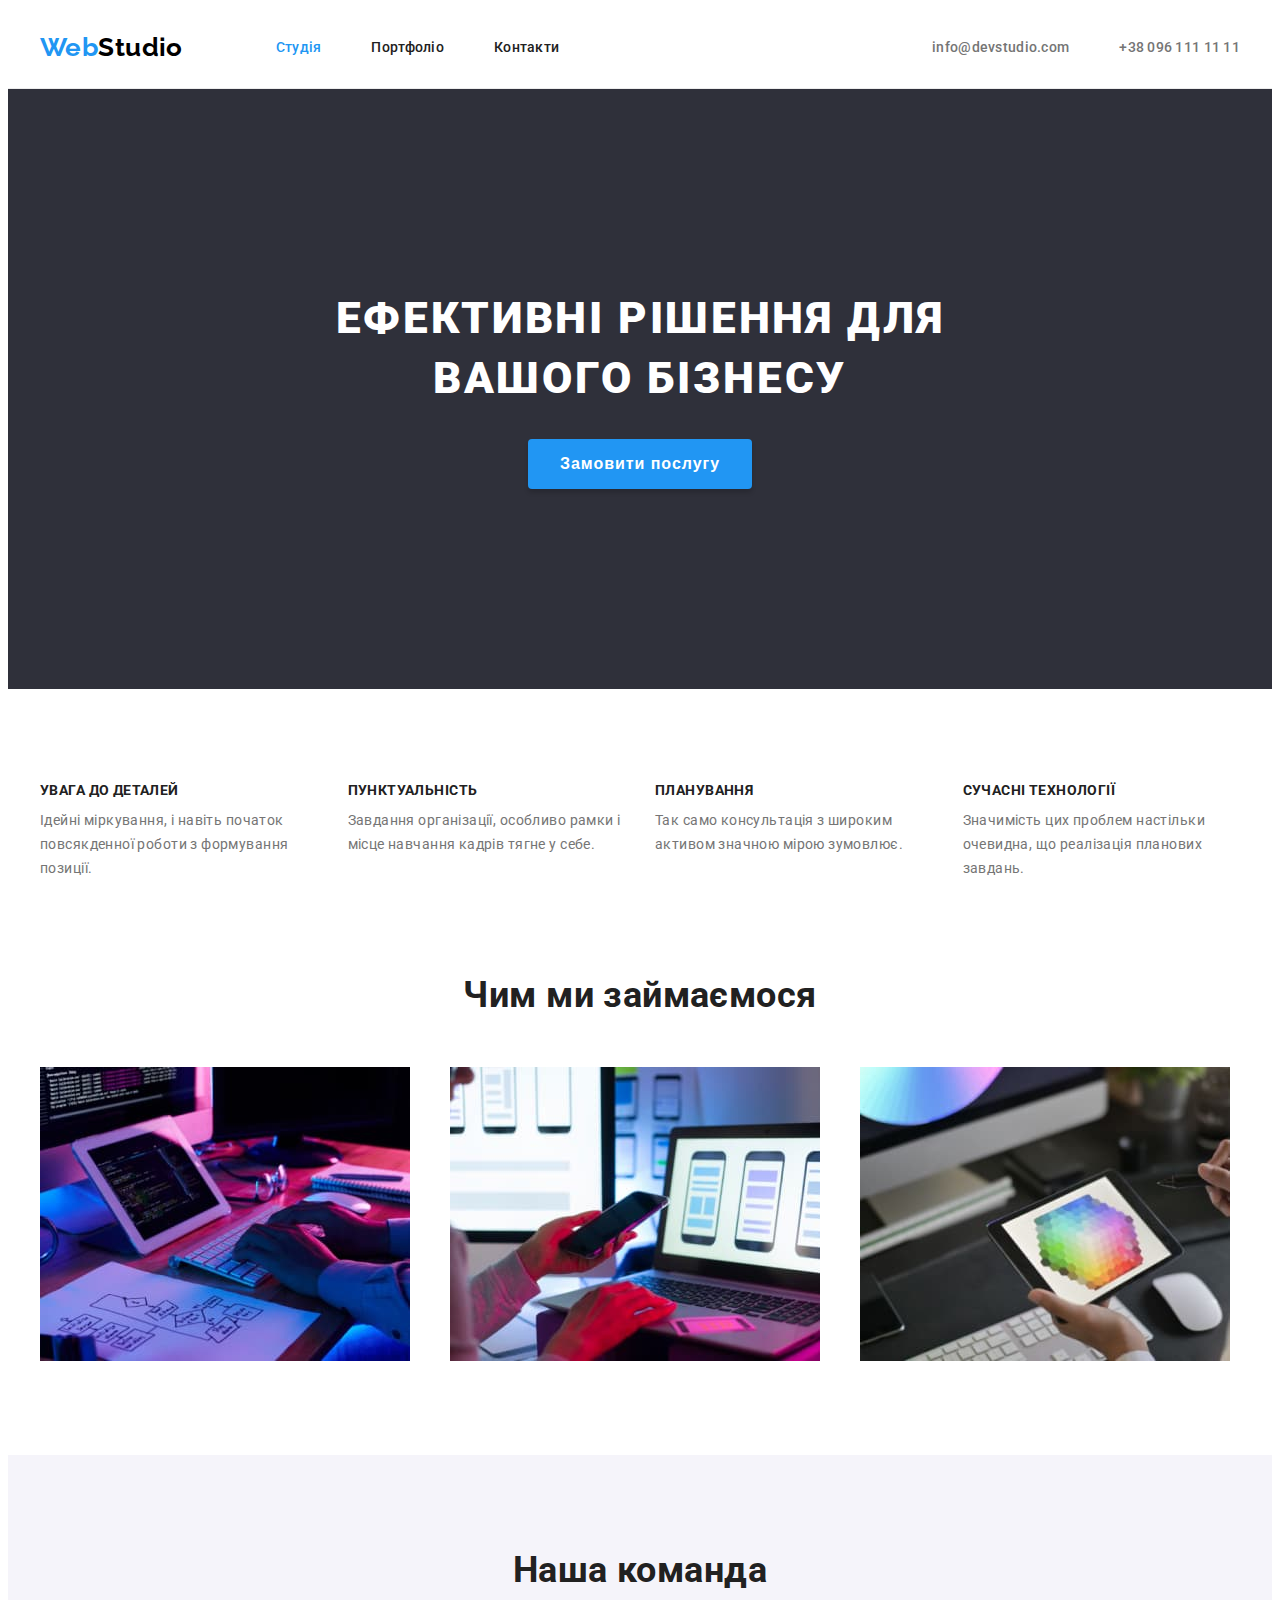
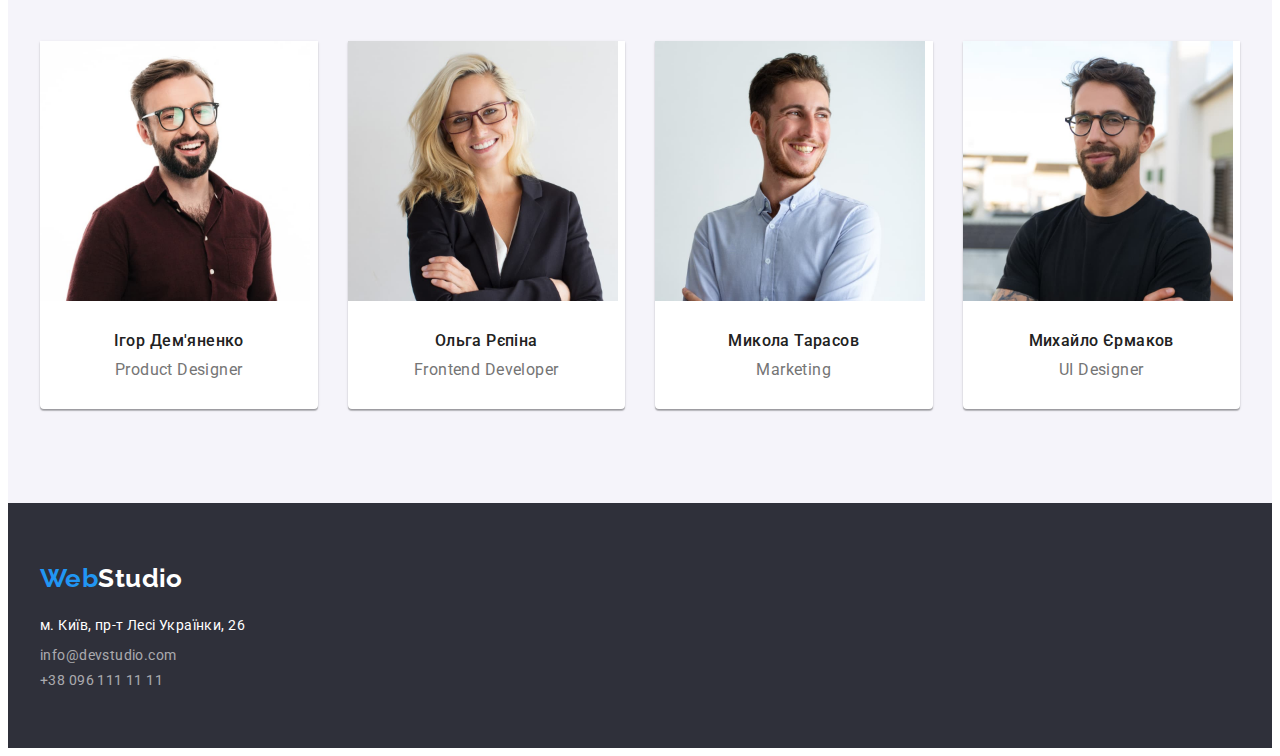
<file: index.html>
<!DOCTYPE html>
<html lang="uk">
  <head>
    <meta charset="UTF-8" />
    <meta http-equiv="X-UA-Compatible" content="IE=edge" />
    <meta name="viewport" content="width=device-width, initial-scale=1.0" />
    <title lang="en">WebStudio</title>
    <link rel="preconnect" href="https://fonts.googleapis.com" />
    <link rel="preconnect" href="https://fonts.gstatic.com" crossorigin />
    <link
      href="https://fonts.googleapis.com/css2?family=Raleway:wght@700&family=Roboto:wght@400;500;700;900&display=swap"
      rel="stylesheet"
    />
    <link
      rel="stylesheet"
      href="https://cdnjs.cloudflare.com/ajax/libs/modern-normalize/1.1.0/modern-normalize.min.css"
      integrity="sha512-wpPYUAdjBVSE4KJnH1VR1HeZfpl1ub8YT/NKx4PuQ5NmX2tKuGu6U/JRp5y+Y8XG2tV+wKQpNHVUX03MfMFn9Q=="
      crossorigin="anonymous"
      referrerpolicy="no-referrer"
    />
    <link rel="stylesheet" href="./css/styles.css" />
  </head>

  <body>
    <header class="header">
      <div class="container header-container">
        <nav class="header-nav">
          <a href="./index.html" class="logo link"> <span class="logo-word">Web</span>Studio </a>
          <ul class="site-nav list">
            <li class="item"><a class="link current" href="./index.html">Студія</a></li>
            <li class="item"><a class="link" href="./portfolio.html">Портфоліо</a></li>
            <li class="item"><a class="link" href="">Контакти</a></li>
          </ul>
        </nav>

        <ul class="contact-list list">
          <li class="contact-item">
            <a class="contact-link link" href="mailto:info@devstudio.com">info@devstudio.com</a>
          </li>
          <li class="contact-item">
            <a class="contact-link link" href="tel:+380961111111">+38 096 111 11 11</a>
          </li>
        </ul>
      </div>
    </header>

    <main>
      <section class="hero">
        <h1 class="hero-title">Ефективні рішення для вашого бізнесу</h1>
        <button type="button" class="button primary">Замовити послугу</button>
      </section>

      <section class="section features">
        <!-- Скрити заголовок h2 за допомогою стилізації -->
        <div class="container">
          <h2 class="visually-hidden">Наші особливості</h2>
          <ul class="feature-list list">
            <li class="feature-item">
              <h3 class="feature-subtitle">УВАГА ДО ДЕТАЛЕЙ</h3>
              <p class="feature-text">
                Ідейні міркування, і навіть початок повсякденної роботи з формування позиції.
              </p>
            </li>
            <li class="feature-item">
              <h3 class="feature-subtitle">ПУНКТУАЛЬНІСТЬ</h3>
              <p class="feature-text">
                Завдання організації, особливо рамки і місце навчання кадрів тягне у себе.
              </p>
            </li>
            <li class="feature-item">
              <h3 class="feature-subtitle">ПЛАНУВАННЯ</h3>
              <p class="feature-text">
                Так само консультація з широким активом значною мірою зумовлює.
              </p>
            </li>
            <li class="feature-item">
              <h3 class="feature-subtitle">СУЧАСНІ ТЕХНОЛОГІЇ</h3>
              <p class="feature-text">
                Значимість цих проблем настільки очевидна, що реалізація планових завдань.
              </p>
            </li>
          </ul>
        </div>
      </section>

      <section class="section">
        <div class="container">
          <h2 class="section-title">Чим ми займаємося</h2>
          <ul class="specifics-list list">
            <li class="specifics-item">
              <img src="./images/programming.jpg" alt="Програмування" width="370" height="294" />
            </li>
            <li class="specifics-item">
              <img src="./images/adaptation.jpg" alt="Адаптація" width="370" height="294" />
            </li>
            <li class="specifics-item">
              <img src="./images/design.jpg" alt="Дизайн" width="370" height="294" />
            </li>
          </ul>
        </div>
      </section>

      <section class="section team">
        <div class="container">
          <h2 class="section-title">Наша команда</h2>
          <ul class="team-list list">
            <li class="team-card">
              <img
                src="./images/photo-product-designer.jpg"
                alt="Фото дизайнера продукту"
                width="270"
                height="260"
              />
              <div class="team-wrap">
                <h3 class="section-subtitle">Ігор Дем'яненко</h3>
                <p class="position">Product Designer</p>
              </div>
            </li>
            <li class="team-card">
              <img
                src="./images/photo-frontend-developer.jpg"
                alt="Фото фронтенд-розробника"
                width="270"
                height="260"
              />
              <div class="team-wrap">
                <h3 class="section-subtitle">Ольга Рєпіна</h3>
                <p class="position">Frontend Developer</p>
              </div>
            </li>
            <li class="team-card">
              <img
                src="./images/photo-marketing.jpg"
                alt="Фото фахівця з маркетингу"
                width="270"
                height="260"
              />
              <div class="team-wrap">
                <h3 class="section-subtitle">Микола Тарасов</h3>
                <p class="position">Marketing</p>
              </div>
            </li>
            <li class="team-card">
              <img
                src="./images/photo-ui-designer.jpg"
                alt="Фото дизайнера"
                width="270"
                height="260"
              />
              <div class="team-wrap">
                <h3 class="section-subtitle">Михайло Єрмаков</h3>
                <p class="position">UI Designer</p>
              </div>
            </li>
          </ul>
        </div>
      </section>
    </main>

    <footer class="footer">
      <div class="container">
        <a href="./index.html" class="logo logo-footer link">
          <span class="logo-word">Web</span>Studio
        </a>
        <address class="address">
          <ul class="list">
            <li class="address-item">
              <a
                href="https://goo.gl/maps/9JRyFV5fu38S5kVz6"
                target="_blank"
                rel="noopener noreferrer nofollow"
                class="link map"
              >
                м. Київ, пр-т Лесі Українки, 26</a
              >
            </li>
            <li class="address-item">
              <a href="mailto:info@devstudio.com" class="link contact">info@devstudio.com</a>
            </li>
            <li class="address-item">
              <a href="tel:+380961111111" class="link contact">+38 096 111 11 11</a>
            </li>
          </ul>
        </address>
      </div>
    </footer>
  </body>
</html>
</file>
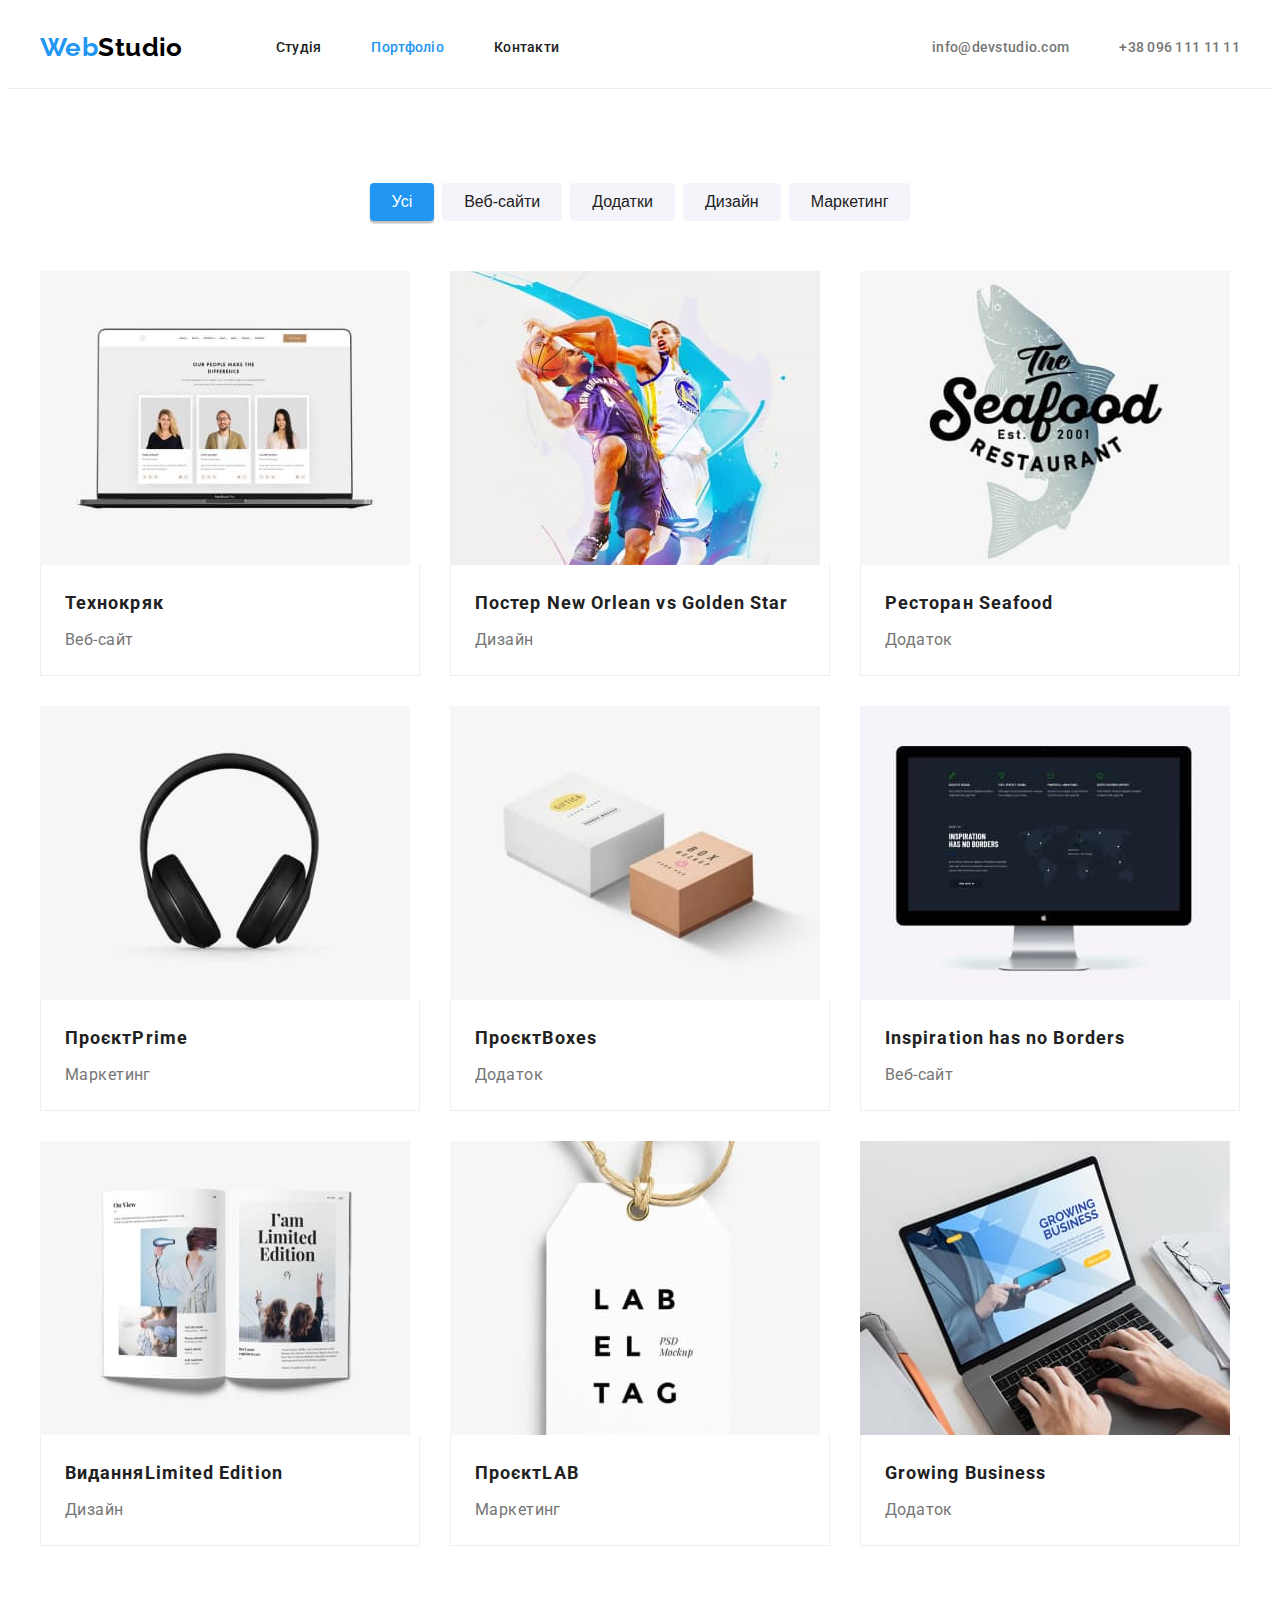
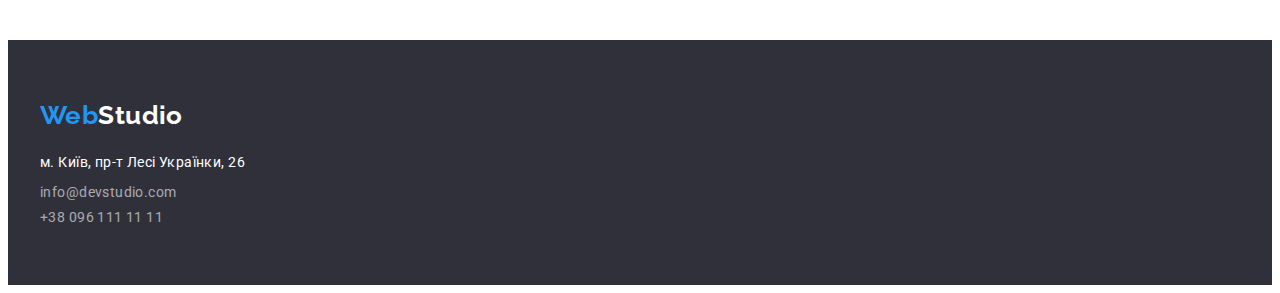
<file: portfolio.html>
<!DOCTYPE html>
<html lang="uk">
  <head>
    <meta charset="UTF-8" />
    <meta http-equiv="X-UA-Compatible" content="IE=edge" />
    <meta name="viewport" content="width=device-width, initial-scale=1.0" />
    <title lang="en">WebStudio</title>
    <link rel="preconnect" href="https://fonts.googleapis.com" />
    <link rel="preconnect" href="https://fonts.gstatic.com" crossorigin />
    <link
      href="https://fonts.googleapis.com/css2?family=Raleway:wght@700&family=Roboto:wght@400;500;700;900&display=swap"
      rel="stylesheet"
    />
    <link
      rel="stylesheet"
      href="https://cdnjs.cloudflare.com/ajax/libs/modern-normalize/1.1.0/modern-normalize.min.css"
      integrity="sha512-wpPYUAdjBVSE4KJnH1VR1HeZfpl1ub8YT/NKx4PuQ5NmX2tKuGu6U/JRp5y+Y8XG2tV+wKQpNHVUX03MfMFn9Q=="
      crossorigin="anonymous"
      referrerpolicy="no-referrer"
    />
    <link rel="stylesheet" href="./css/styles.css" />
  </head>
  <body>
    <header class="header">
      <div class="container header-container">
        <nav class="header-nav">
          <a href="./index.html" class="logo link"> <span class="logo-word">Web</span>Studio </a>
          <ul class="site-nav list">
            <li class="item"><a class="link" href="./index.html">Студія</a></li>
            <li class="item"><a class="link current" href="./portfolio.html">Портфоліо</a></li>
            <li class="item"><a class="link" href="">Контакти</a></li>
          </ul>
        </nav>
        <ul class="contact-list list">
          <li class="contact-item">
            <a class="contact-link link" href="mailto:info@devstudio.com">info@devstudio.com</a>
          </li>
          <li class="contact-item">
            <a class="contact-link link" href="tel:+380961111111">+38 096 111 11 11</a>
          </li>
        </ul>
      </div>
    </header>

    <main>
      <section class="section">
        <div class="container">
          <h1 class="visually-hidden">Портфоліо</h1>
          <ul class="filter-list list">
            <li><button type="button" class="button secondary current">Усі</button></li>
            <li><button type="button" class="button secondary">Веб-сайти</button></li>
            <li><button type="button" class="button secondary">Додатки</button></li>
            <li><button type="button" class="button secondary">Дизайн</button></li>
            <li><button type="button" class="button secondary">Маркетинг</button></li>
          </ul>

          <ul class="project-list list">
            <li class="project-item">
              <a href="" class="link">
                <img
                  src="./images/img-portfolio-1.jpg"
                  alt="Приклад роботи"
                  width="370"
                  height="294"
                />
                <div class="project-wrap">
                  <h2 class="project-title">Технокряк</h2>
                  <p class="direction">Веб-сайт</p>
                </div>
              </a>
            </li>
            <li class="project-item">
              <a href="" class="link">
                <img
                  src="./images/img-portfolio-2.jpg"
                  alt="Приклад роботи"
                  width="370"
                  height="294"
                />
                <div class="project-wrap">
                  <h2 class="project-title">
                    Постер <span lang="en">New Orlean vs Golden Star</span>
                  </h2>
                  <p class="direction">Дизайн</p>
                </div>
              </a>
            </li>
            <li class="project-item">
              <a href="" class="link">
                <img
                  src="./images/img-portfolio-3.jpg"
                  alt="Приклад роботи"
                  width="370"
                  height="294"
                />
                <div class="project-wrap">
                  <h2 class="project-title">Ресторан <span lang="en">Seafood</span></h2>
                  <p class="direction">Додаток</p>
                </div>
              </a>
            </li>
            <li class="project-item">
              <a href="" class="link">
                <img
                  src="./images/img-portfolio-4.jpg"
                  alt="Приклад роботи"
                  width="370"
                  height="294"
                />
                <div class="project-wrap">
                  <h2 class="project-title">Проєкт<span lang="en">Prime</span></h2>
                  <p class="direction">Маркетинг</p>
                </div>
              </a>
            </li>
            <li class="project-item">
              <a href="" class="link">
                <img
                  src="./images/img-portfolio-5.jpg"
                  alt="Приклад роботи"
                  width="370"
                  height="294"
                />
                <div class="project-wrap">
                  <h2 class="project-title">Проєкт<span lang="en">Boxes</span></h2>
                  <p class="direction">Додаток</p>
                </div>
              </a>
            </li>
            <li class="project-item">
              <a href="" class="link">
                <img
                  src="./images/img-portfolio-6.jpg"
                  alt="Приклад роботи"
                  width="370"
                  height="294"
                />
                <div class="project-wrap">
                  <h2 lang="en" class="project-title">Inspiration has no Borders</h2>
                  <p class="direction">Веб-сайт</p>
                </div>
              </a>
            </li>
            <li class="project-item">
              <a href="" class="link">
                <img
                  src="./images/img-portfolio-7.jpg"
                  alt="Приклад роботи"
                  width="370"
                  height="294"
                />
                <div class="project-wrap">
                  <h2 class="project-title">Видання<span lang="en">Limited Edition</span></h2>
                  <p class="direction">Дизайн</p>
                </div>
              </a>
            </li>
            <li class="project-item">
              <a href="" class="link">
                <img
                  src="./images/img-portfolio-8.jpg"
                  alt="Приклад роботи"
                  width="370"
                  height="294"
                />
                <div class="project-wrap">
                  <h2 class="project-title">Проєкт<span lang="en">LAB</span></h2>
                  <p class="direction">Маркетинг</p>
                </div>
              </a>
            </li>
            <li class="project-item">
              <a href="" class="link">
                <img
                  src="./images/img-portfolio-9.jpg"
                  alt="Приклад роботи"
                  width="370"
                  height="294"
                />
                <div class="project-wrap">
                  <h2 lang="en" class="project-title">Growing Business</h2>
                  <p class="direction">Додаток</p>
                </div>
              </a>
            </li>
          </ul>
        </div>
      </section>
    </main>
    <footer class="footer">
      <div class="container">
        <a href="./index.html" class="logo logo-footer link">
          <span class="logo-word">Web</span>Studio
        </a>
        <address class="address">
          <ul class="list">
            <li class="address-item">
              <a
                href="https://goo.gl/maps/9JRyFV5fu38S5kVz6"
                target="_blank"
                rel="noopener noreferrer nofollow"
                class="link map"
              >
                м. Київ, пр-т Лесі Українки, 26</a
              >
            </li>
            <li class="address-item">
              <a href="mailto:info@devstudio.com" class="link contact">info@devstudio.com</a>
            </li>
            <li class="address-item">
              <a href="tel:+380961111111" class="link contact">+38 096 111 11 11</a>
            </li>
          </ul>
        </address>
      </div>
    </footer>
  </body>
</html>
</file>
<file: css/styles.css>
/*Колір заголовків #212121 */
/*Колір тексту #757575 */
/*Колір Білий #FFFFFF */
/*Колір акценту #2196F3 */
/* Колір другорядного фону #F5F4FA */
/* Колір футера  #2F303A */

:root {
  --primary-text-color: #757575;
  --title-text-color: #212121;
  --accent-color: #2196f3;
  --wight-color: #ffffff;
  --secondary-backgraund-color: #f5f4fa;
  --footer-backgraund-color: #2f303a;
}

body {
  color: var(--primary-text-color);
  background-color: var(--wight-color);
  font-family: roboto, sans-serif;
  letter-spacing: 0.03em;
  font-size: 14px;
}
p,
h1,
h2,
h3,
h4,
h5,
h6 {
  margin: 0;
}
img {
  display: block;
  max-width: 100%;
  height: auto;
}
.list {
  padding-left: 0;
  margin: 0;
  list-style: none;
}
.link {
  text-decoration: none;
}
/* ПРИХОВАТИ ТЕКСТ */
.visually-hidden {
  position: absolute;
  width: 1px;
  height: 1px;
  margin: -1px;
  border: 0;
  padding: 0;

  white-space: nowrap;
  clip-path: inset(100%);
  clip: rect(0 0 0 0);
  overflow: hidden;
}

.container {
  margin-left: auto;
  margin-right: auto;
  padding-left: 15px;
  padding-right: 15px;
  width: 1200px;
}

/* LOGO */

.logo {
  display: inline-block;
  color: #000000;
  font-family: Raleway, sans-serif;
  font-weight: 700;
  font-size: 26px;
  line-height: 1.19;
}
.logo.logo-footer {
  color: var(--wight-color);
}
.logo-word {
  color: var(--accent-color);
}

/* HEADER */

.header {
  padding-top: 24px;
  padding-bottom: 25px;
  border-bottom: 1px solid #ececec;
}
.header-container {
  display: flex;
  align-items: center;
  justify-content: space-between;
}
.header-nav {
  display: flex;
  align-items: center;
  gap: 93px;
}
.site-nav {
  display: flex;
  gap: 50px;
}
.contact-list {
  display: flex;
  gap: 50px;
}
.site-nav .link {
  padding-top: 32px;
  padding-bottom: 32px;

  color: var(--title-text-color);
  font-weight: 500;
  line-height: 1.14;
  letter-spacing: 0.02em;
}
.site-nav .link:hover,
.site-nav .link:focus {
  color: var(--accent-color);
}
.site-nav .link.current {
  color: var(--accent-color);
}
.contact-link {
  padding: 32px 0;

  color: var(--primary-text-color);
  font-weight: 500;
  line-height: 1.14;
  letter-spacing: 0.02em;
}
.contact-link:hover,
.contact-link:focus {
  color: var(--accent-color);
}

/* HERO */
/* ТИМЧАСОВИЙ ФОНОВИЙ КОЛІР!!!!!!! */

.hero {
  padding-top: 200px;
  padding-bottom: 200px;

  background-color: var(--footer-backgraund-color);
  text-align: center;
}
.hero-title {
  margin: 0 auto 30px;
  max-width: 696px;
  color: var(--wight-color);
  font-weight: 900;
  font-size: 44px;
  line-height: 1.36;
  letter-spacing: 0.06em;
  text-transform: uppercase;
}

/* SECTION */

.section {
  padding-top: 94px;
  padding-bottom: 94px;
}
.section-title {
  margin-bottom: 50px;

  color: var(--title-text-color);
  font-size: 36px;
  line-height: 1.17;
  text-align: center;
}

/* BUTTON */

.button {
  border: none;
  border-radius: 4px;
  cursor: pointer;
  text-align: center;
}
.button.primary {
  padding: 10px 32px;

  color: var(--wight-color);
  background-color: var(--accent-color);
  font-weight: 700;
  font-size: 16px;
  line-height: 1.88;
  letter-spacing: 0.06em;

  box-shadow: 0px 4px 4px rgba(0, 0, 0, 0.15);
}
.button.secondary {
  padding: 6px 22px;

  color: var(--title-text-color);
  background-color: var(--secondary-backgraund-color);
  font-weight: 500;
  font-size: 16px;
  line-height: 1.6;
}
.button.secondary.current {
  color: var(--wight-color);
  background-color: var(--accent-color);
  box-shadow: 0px 3px 1px rgba(0, 0, 0, 0.1), 0px 1px 2px rgba(0, 0, 0, 0.08),
    0px 2px 2px rgba(0, 0, 0, 0.12);
}
.button.secondary:hover,
.button.secondary:focus {
  color: var(--wight-color);
  background-color: var(--accent-color);
}

/* FEATURE */

.section.features {
  padding-bottom: 0;
}
.feature-list {
  display: flex;
  gap: 30px;
}
.feature-item {
  width: calc((100% - 90px) / 4);
}

.feature-subtitle {
  font-size: 14px;
  margin-bottom: 10px;
  color: var(--title-text-color);
  line-height: 1.14;
  text-transform: uppercase;
}
.feature-text {
  line-height: 1.71;
}

/* SPECIFICS */
.specifics-list {
  display: flex;
  gap: 30px;
}
.specifics-item {
  width: calc((100% - 60px) / 3);
}

/* OUR TEAM */
.team-list {
  display: flex;
  gap: 30px;
}

.team-card {
  width: calc((100% - 90px) / 4);

  background-color: var(--wight-color);
  box-shadow: 0px 1px 3px rgba(0, 0, 0, 0.12), 0px 1px 1px rgba(0, 0, 0, 0.14),
    0px 2px 1px rgba(0, 0, 0, 0.2);
  border-radius: 0px 0px 4px 4px;
}
.team-wrap {
  padding-top: 30px;
  padding-bottom: 30px;
  text-align: center;
}
.section-subtitle {
  margin-bottom: 10px;
  color: var(--title-text-color);
  font-weight: 500;
  font-size: 16px;
  line-height: 1.19;
}
.position {
  font-size: 16px;
  line-height: 1.19;
}
.team {
  background-color: var(--secondary-backgraund-color);
}

/* FOOTER */

.footer {
  padding-top: 60px;
  padding-bottom: 60px;
  background-color: var(--footer-backgraund-color);
}
.address {
  font-style: normal;
}

.logo-footer {
  margin-bottom: 20px;
}
.address-item:not(:last-child) {
  margin-bottom: 9px;
}
.map {
  color: var(--wight-color);
  line-height: 1.71;
}
.contact {
  color: rgba(255, 255, 255, 0.6);
  line-height: 1.71px;
}
.contact:hover,
.contact:focus {
  color: var(--accent-color);
}

/* PORTFOLIO */

.filter-list {
  display: flex;
  justify-content: center;
  gap: 8px;
  margin-bottom: 50px;
}

.project-item {
  width: calc((100% - 60px) / 3);
}

.project-list {
  display: flex;
  flex-wrap: wrap;
  gap: 30px;
}
.project-wrap {
  padding: 20px 24px;
  border-bottom: 1px solid #eeeeee;
  border-right: 1px solid #eeeeee;
  border-left: 1px solid #eeeeee;
}

.project-title {
  margin-bottom: 4px;
  color: var(--title-text-color);
  font-size: 18px;
  line-height: 2;
  letter-spacing: 0.06em;
}
.direction {
  color: var(--primary-text-color);
  font-size: 16px;
  line-height: 1.88;
}
</file>
